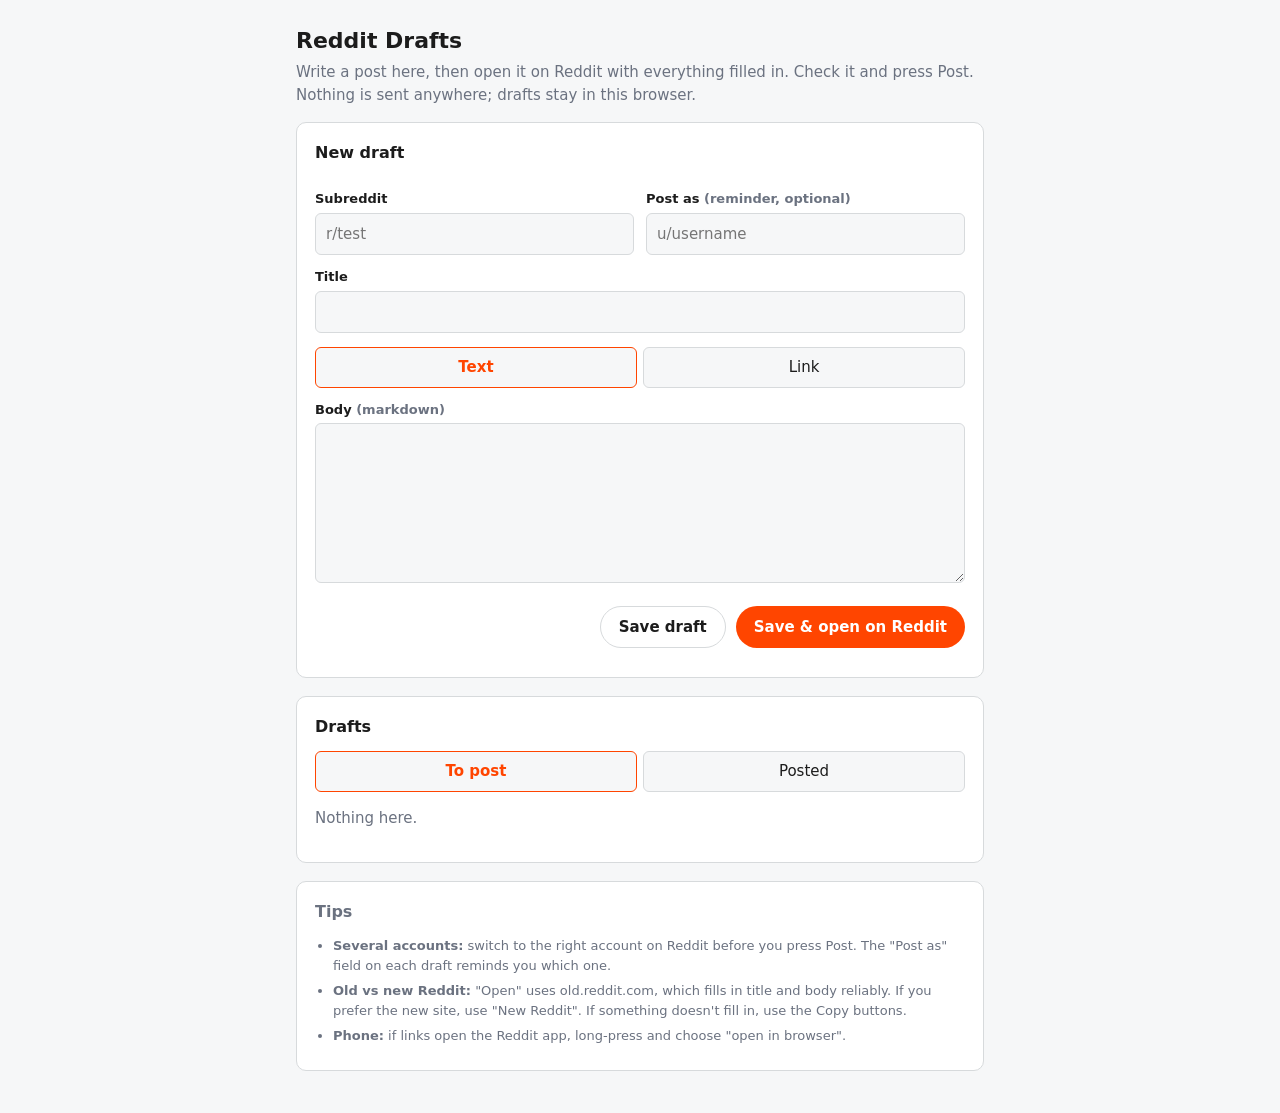
<file: docs/index.html>
<!doctype html>
<html lang="en">
<head>
<meta charset="utf-8">
<meta name="viewport" content="width=device-width, initial-scale=1">
<meta http-equiv="Content-Security-Policy"
      content="default-src 'none'; script-src 'self'; style-src 'self'; img-src 'self' data:; base-uri 'none'; form-action 'none'">
<meta name="referrer" content="no-referrer">
<title>Reddit Drafts</title>
<link rel="stylesheet" href="style.css?v=3">
</head>
<body>
<main>
  <h1>Reddit Drafts</h1>
  <p class="muted intro">Write a post here, then open it on Reddit with everything filled in.
    Check it and press Post. Nothing is sent anywhere; drafts stay in this browser.</p>

  <form id="draft-form" class="card" novalidate>
    <h2 id="form-title">New draft</h2>
    <input type="hidden" id="edit-id">

    <div class="row">
      <div>
        <label for="subreddit">Subreddit</label>
        <input type="text" id="subreddit" placeholder="r/test" required>
      </div>
      <div>
        <label for="account">Post as <span class="muted">(reminder, optional)</span></label>
        <input type="text" id="account" placeholder="u/username" list="account-list">
        <datalist id="account-list"></datalist>
      </div>
    </div>

    <label for="title">Title</label>
    <input type="text" id="title" maxlength="300" required>

    <div class="tabs" id="tabs">
      <button type="button" data-kind="text" class="active">Text</button>
      <button type="button" data-kind="link">Link</button>
    </div>

    <div data-pane="text">
      <label for="body">Body <span class="muted">(markdown)</span></label>
      <textarea id="body"></textarea>
    </div>
    <div data-pane="link" class="hidden">
      <label for="url">URL</label>
      <input type="url" id="url" placeholder="https://">
    </div>

    <div class="actions">
      <button type="button" class="btn secondary hidden" id="cancel-edit">Cancel</button>
      <button type="submit" class="btn secondary" id="save-btn">Save draft</button>
      <button type="button" class="btn" id="open-btn">Save &amp; open on Reddit</button>
    </div>
    <div class="status" id="form-status"></div>
  </form>

  <section class="card">
    <h2>Drafts</h2>
    <div class="filters" id="filters">
      <button type="button" data-filter="todo" class="active">To post</button>
      <button type="button" data-filter="posted">Posted</button>
    </div>
    <ul class="drafts" id="drafts"></ul>
    <p class="muted" id="empty">Nothing here.</p>
  </section>

  <section class="card muted small">
    <h2>Tips</h2>
    <ul>
      <li><b>Several accounts:</b> switch to the right account on Reddit before you press
        Post. The "Post as" field on each draft reminds you which one.</li>
      <li><b>Old vs new Reddit:</b> "Open" uses old.reddit.com, which fills in title and
        body reliably. If you prefer the new site, use "New Reddit". If something
        doesn't fill in, use the Copy buttons.</li>
      <li><b>Phone:</b> if links open the Reddit app, long-press and choose "open in browser".</li>
    </ul>
  </section>
</main>
<script src="app.js?v=3"></script>
</body>
</html>
</file>
<file: docs/style.css>
:root { --bg:#f6f7f8; --card:#fff; --text:#1c1c1c; --muted:#6b7280; --border:#d7dadc; --accent:#ff4500; --ok:#15803d; --err:#b91c1c; }
@media (prefers-color-scheme: dark) {
  :root { --bg:#0e1113; --card:#1a1d1f; --text:#e5e7eb; --muted:#9ca3af; --border:#343536; --ok:#4ade80; --err:#f87171; }
}
* { box-sizing:border-box; }
body { margin:0; background:var(--bg); color:var(--text); font:15px/1.5 system-ui, sans-serif; }
main { max-width:720px; margin:0 auto; padding:24px 16px; }
h1 { font-size:22px; margin:0 0 4px; }
h2 { font-size:16px; margin:0 0 12px; }
.intro { margin:0 0 16px; }
.card { background:var(--card); border:1px solid var(--border); border-radius:10px; padding:18px; margin-bottom:18px; }
label { display:block; font-weight:600; font-size:13px; margin:12px 0 4px; }
input[type=text], input[type=url], textarea {
  width:100%; padding:9px 10px; border:1px solid var(--border); border-radius:6px;
  background:var(--bg); color:var(--text); font:inherit;
}
textarea { min-height:160px; resize:vertical; }
.row { display:flex; gap:12px; flex-wrap:wrap; }
.row > * { flex:1 1 200px; }
.tabs, .filters { display:flex; gap:6px; margin-top:14px; }
.filters { margin:0 0 8px; }
.tabs button, .filters button { flex:1; padding:8px; border:1px solid var(--border); background:var(--bg); color:var(--text); border-radius:6px; cursor:pointer; font:inherit; }
.tabs button.active, .filters button.active { border-color:var(--accent); color:var(--accent); font-weight:600; }
.btn { padding:9px 18px; border:0; border-radius:999px; background:var(--accent); color:#fff; font:inherit; font-weight:600; cursor:pointer; text-decoration:none; display:inline-block; }
.btn.secondary { background:transparent; color:var(--text); border:1px solid var(--border); }
.btn.small { padding:4px 12px; font-size:13px; font-weight:500; }
.actions { display:flex; justify-content:flex-end; gap:10px; margin-top:16px; flex-wrap:wrap; }
.status { margin-top:10px; font-size:14px; min-height:1px; }
.status.ok { color:var(--ok); } .status.err { color:var(--err); }
.muted { color:var(--muted); }
.small { font-size:13px; }
.small ul { margin:0; padding-left:18px; }
.small li { margin-bottom:6px; }
.hidden { display:none !important; }
.drafts { list-style:none; padding:0; margin:0; }
.drafts li { padding:12px 0; border-bottom:1px solid var(--border); }
.drafts li:last-child { border-bottom:0; }
.draft-title { font-weight:600; overflow-wrap:anywhere; }
.draft-meta { font-size:13px; color:var(--muted); margin:2px 0 8px; }
.draft-actions { display:flex; gap:6px; flex-wrap:wrap; }
a { color:var(--accent); }
</file>
